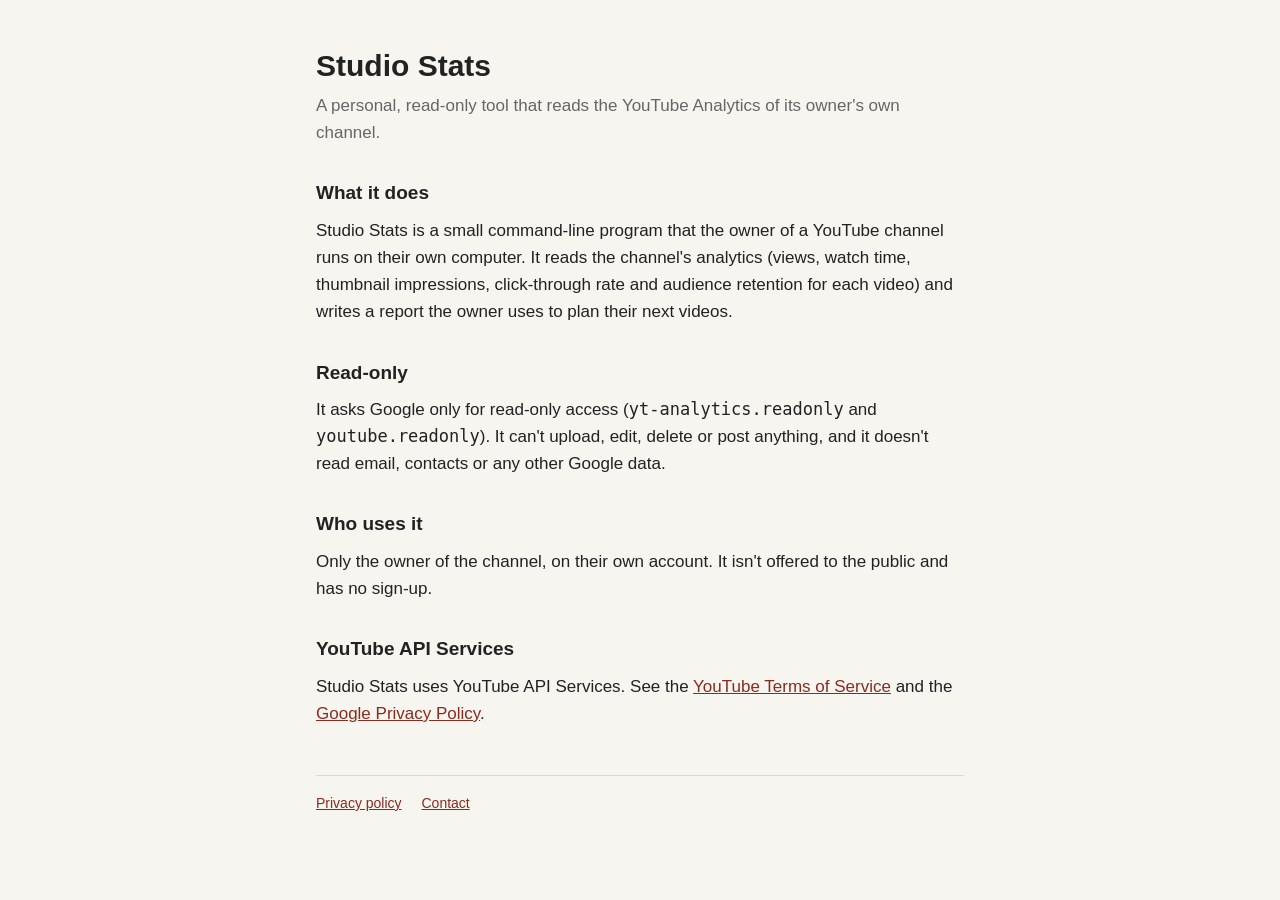
<file: index.html>
<!doctype html>
<html lang="en">
<head>
<meta charset="utf-8">
<meta name="viewport" content="width=device-width, initial-scale=1">
<title>Studio Stats</title>
<meta name="description" content="Studio Stats is a personal, read-only tool that reads the YouTube Analytics of its owner's own channel.">
<link rel="stylesheet" href="style.css">
</head>
<body>
<main>
<h1>Studio Stats</h1>
<p class="lede">A personal, read-only tool that reads the YouTube Analytics of its owner's own channel.</p>

<h2>What it does</h2>
<p>Studio Stats is a small command-line program that the owner of a YouTube channel runs on their own computer. It reads the channel's analytics (views, watch time, thumbnail impressions, click-through rate and audience retention for each video) and writes a report the owner uses to plan their next videos.</p>

<h2>Read-only</h2>
<p>It asks Google only for read-only access (<code>yt-analytics.readonly</code> and <code>youtube.readonly</code>). It can't upload, edit, delete or post anything, and it doesn't read email, contacts or any other Google data.</p>

<h2>Who uses it</h2>
<p>Only the owner of the channel, on their own account. It isn't offered to the public and has no sign-up.</p>

<h2>YouTube API Services</h2>
<p>Studio Stats uses YouTube API Services. See the <a href="https://www.youtube.com/t/terms">YouTube Terms of Service</a> and the <a href="https://policies.google.com/privacy">Google Privacy Policy</a>.</p>

<footer>
<a href="privacy.html">Privacy policy</a>
<a href="https://github.com/mto-mto/studio-stats/issues">Contact</a>
</footer>
</main>
</body>
</html>
</file>
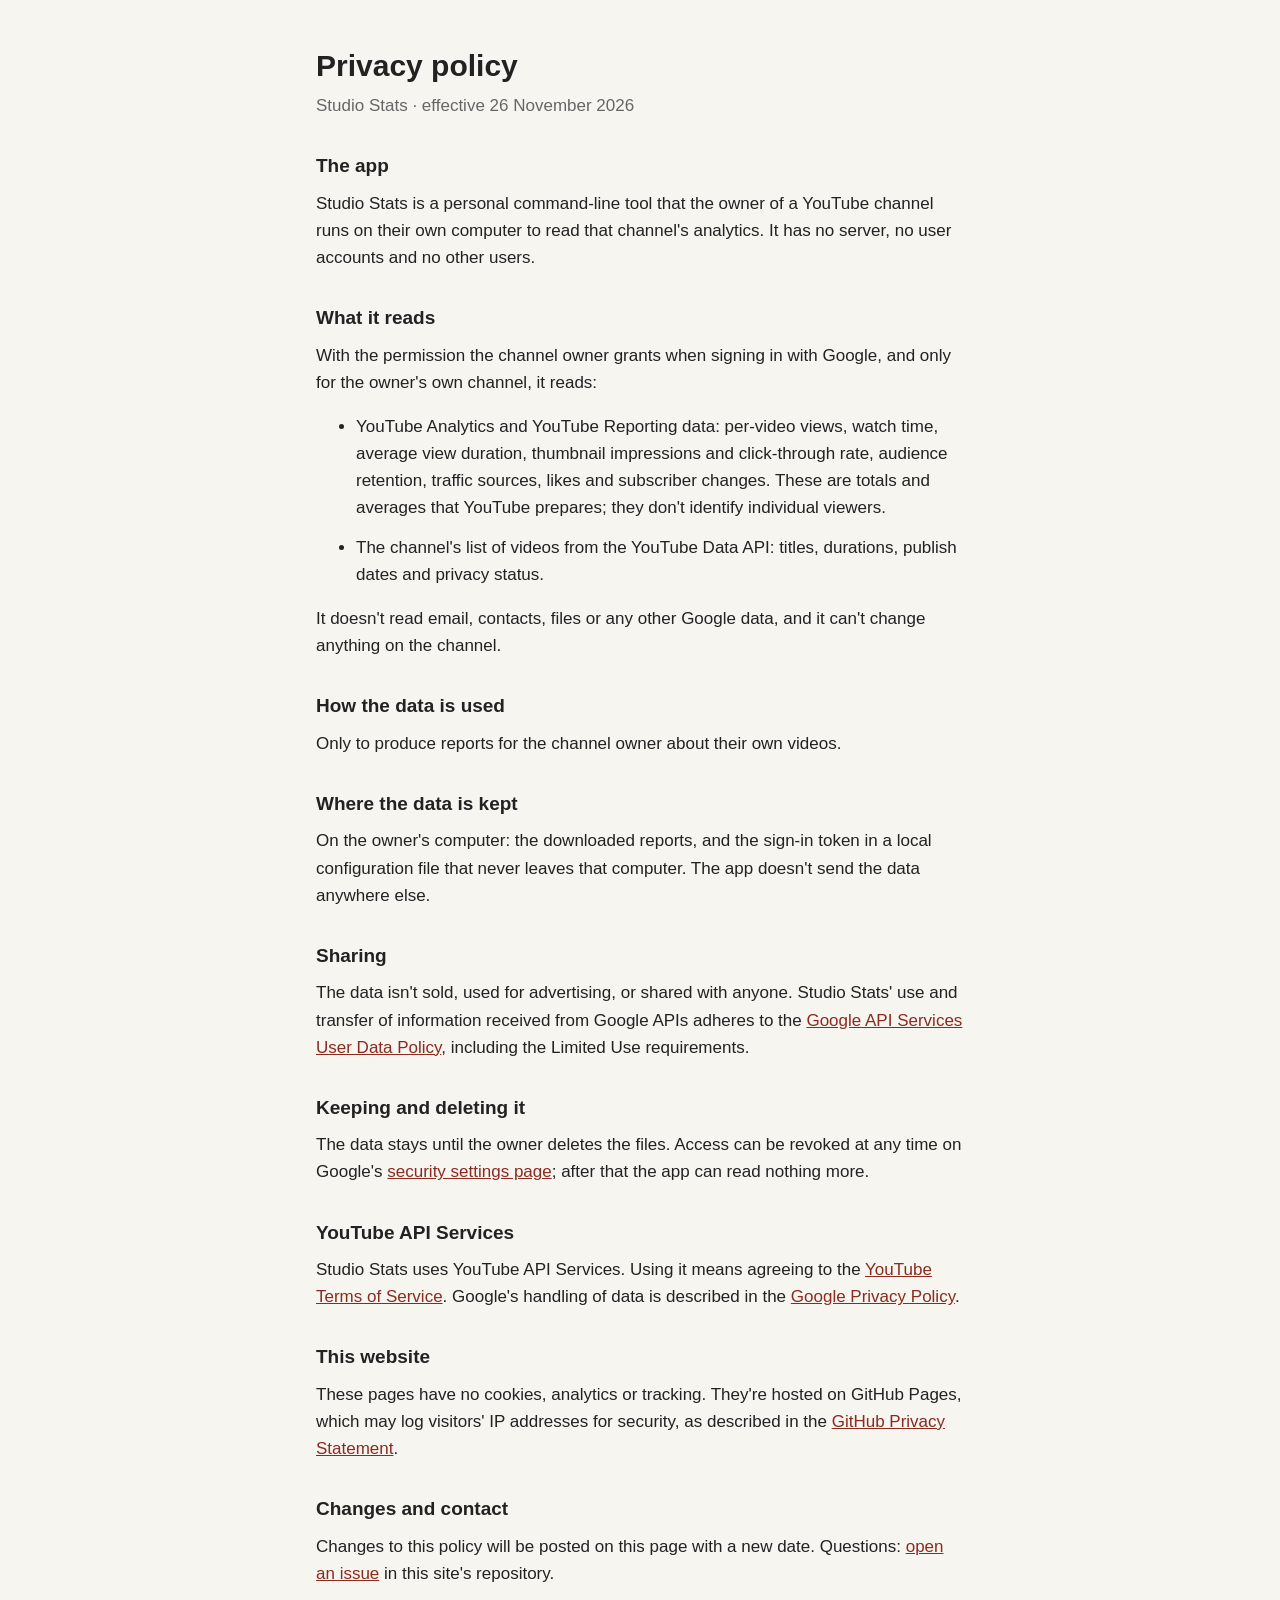
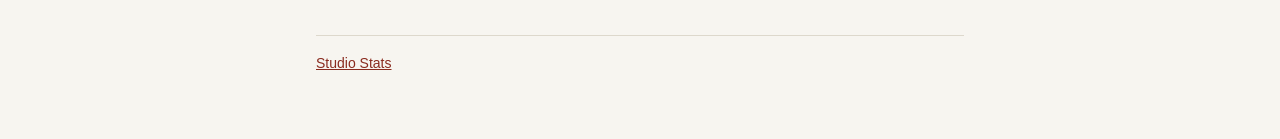
<file: privacy.html>
<!doctype html>
<html lang="en">
<head>
<meta charset="utf-8">
<meta name="viewport" content="width=device-width, initial-scale=1">
<title>Studio Stats privacy policy</title>
<meta name="description" content="How Studio Stats handles the YouTube data it reads.">
<link rel="stylesheet" href="style.css">
</head>
<body>
<main>
<h1>Privacy policy</h1>
<p class="lede">Studio Stats · effective 26 November 2026</p>

<h2>The app</h2>
<p>Studio Stats is a personal command-line tool that the owner of a YouTube channel runs on their own computer to read that channel's analytics. It has no server, no user accounts and no other users.</p>

<h2>What it reads</h2>
<p>With the permission the channel owner grants when signing in with Google, and only for the owner's own channel, it reads:</p>
<ul>
<li>YouTube Analytics and YouTube Reporting data: per-video views, watch time, average view duration, thumbnail impressions and click-through rate, audience retention, traffic sources, likes and subscriber changes. These are totals and averages that YouTube prepares; they don't identify individual viewers.</li>
<li>The channel's list of videos from the YouTube Data API: titles, durations, publish dates and privacy status.</li>
</ul>
<p>It doesn't read email, contacts, files or any other Google data, and it can't change anything on the channel.</p>

<h2>How the data is used</h2>
<p>Only to produce reports for the channel owner about their own videos.</p>

<h2>Where the data is kept</h2>
<p>On the owner's computer: the downloaded reports, and the sign-in token in a local configuration file that never leaves that computer. The app doesn't send the data anywhere else.</p>

<h2>Sharing</h2>
<p>The data isn't sold, used for advertising, or shared with anyone. Studio Stats' use and transfer of information received from Google APIs adheres to the <a href="https://developers.google.com/terms/api-services-user-data-policy">Google API Services User Data Policy</a>, including the Limited Use requirements.</p>

<h2>Keeping and deleting it</h2>
<p>The data stays until the owner deletes the files. Access can be revoked at any time on Google's <a href="https://security.google.com/settings/security/permissions">security settings page</a>; after that the app can read nothing more.</p>

<h2>YouTube API Services</h2>
<p>Studio Stats uses YouTube API Services. Using it means agreeing to the <a href="https://www.youtube.com/t/terms">YouTube Terms of Service</a>. Google's handling of data is described in the <a href="https://policies.google.com/privacy">Google Privacy Policy</a>.</p>

<h2>This website</h2>
<p>These pages have no cookies, analytics or tracking. They're hosted on GitHub Pages, which may log visitors' IP addresses for security, as described in the <a href="https://docs.github.com/en/site-policy/privacy-policies/github-general-privacy-statement">GitHub Privacy Statement</a>.</p>

<h2>Changes and contact</h2>
<p>Changes to this policy will be posted on this page with a new date. Questions: <a href="https://github.com/mto-mto/studio-stats/issues">open an issue</a> in this site's repository.</p>

<footer>
<a href="index.html">Studio Stats</a>
</footer>
</main>
</body>
</html>
</file>
<file: style.css>
:root { --bg: #f7f5f0; --fg: #222; --muted: #666; --line: #ddd8cc; --link: #8a2b1f; }
@media (prefers-color-scheme: dark) { :root { --bg: #16161a; --fg: #e8e6e1; --muted: #a09d96; --line: #333; --link: #e8907f; } }
* { box-sizing: border-box; }
body { margin: 0; background: var(--bg); color: var(--fg); font: 17px/1.6 -apple-system, BlinkMacSystemFont, "Segoe UI", Helvetica, Arial, sans-serif; }
main { max-width: 680px; margin: 0 auto; padding: 48px 16px 64px; }
h1 { font-size: 30px; line-height: 1.2; margin: 0 0 8px; }
h2 { font-size: 19px; margin: 32px 0 8px; }
p, li { margin: 0 0 12px; }
.lede { color: var(--muted); margin-bottom: 28px; }
a { color: var(--link); }
footer { margin-top: 48px; padding-top: 16px; border-top: 1px solid var(--line); color: var(--muted); font-size: 14px; }
footer a { margin-right: 16px; }
</file>
